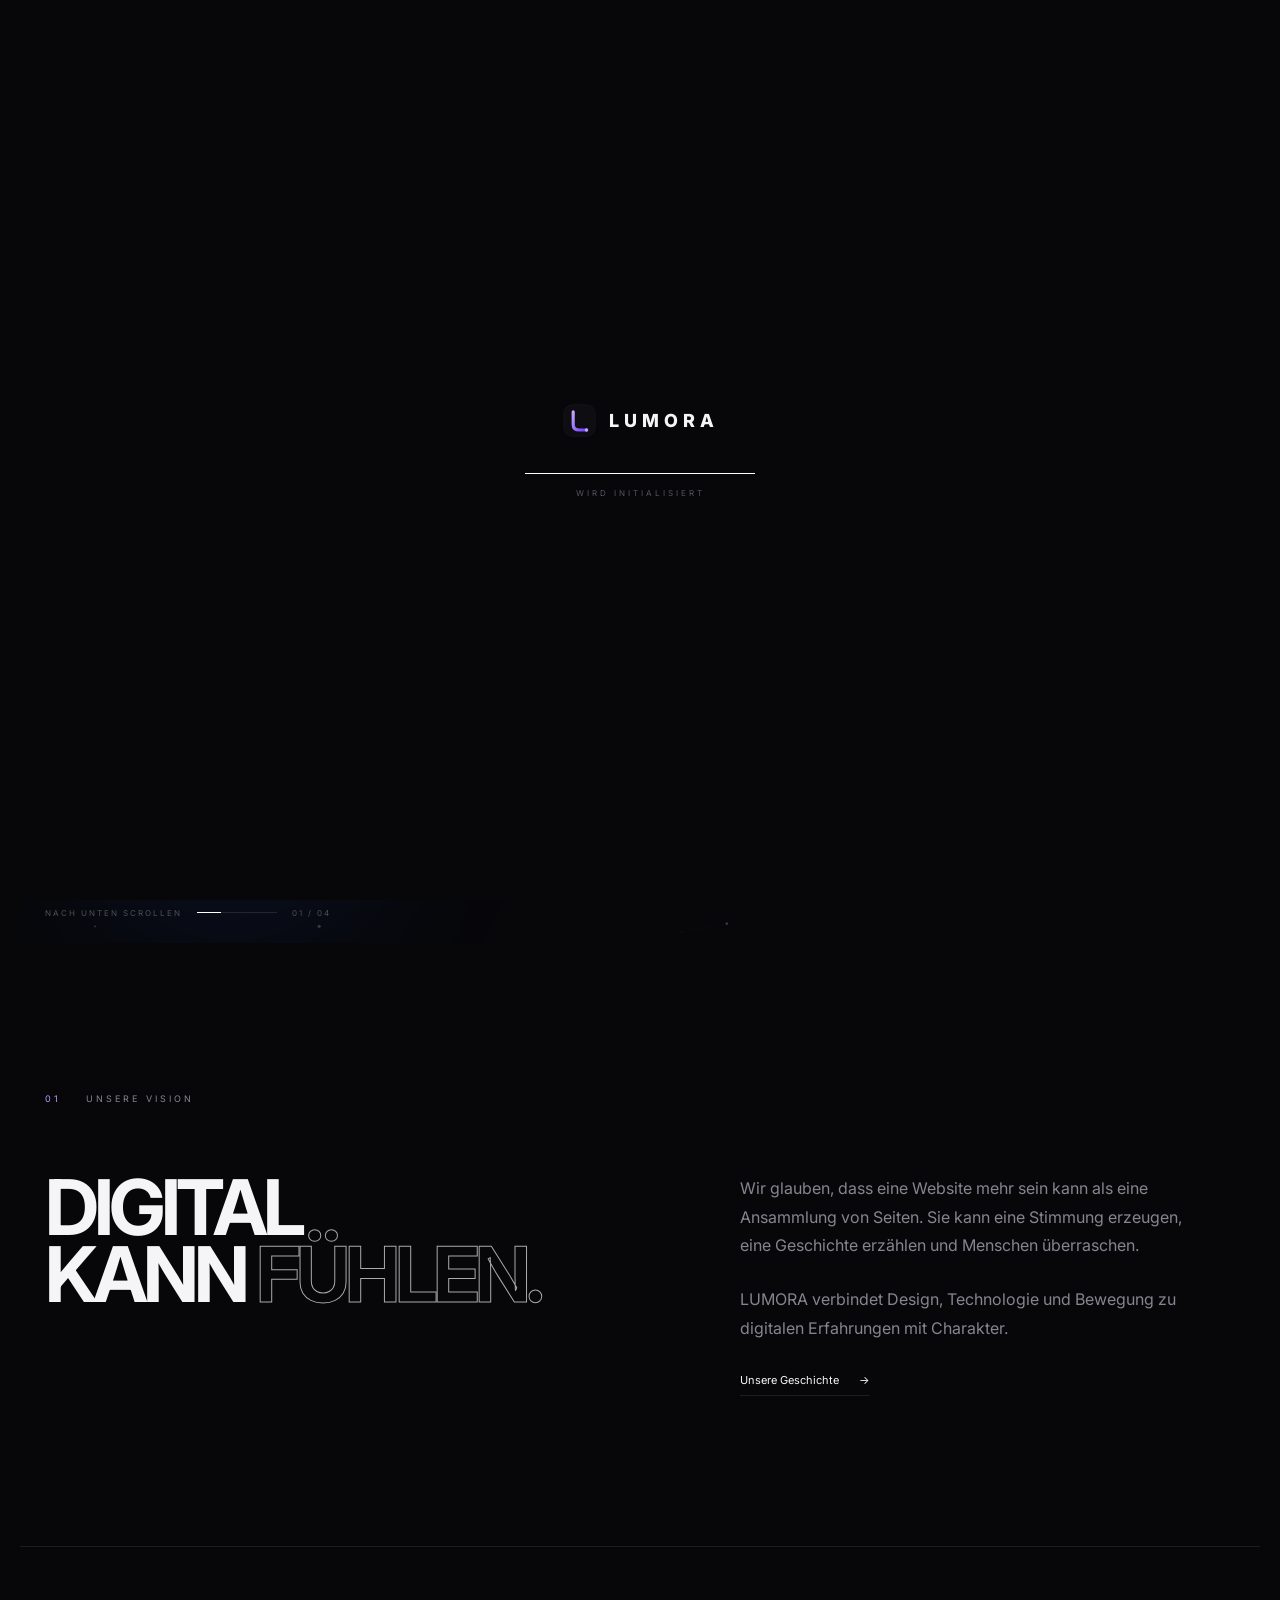
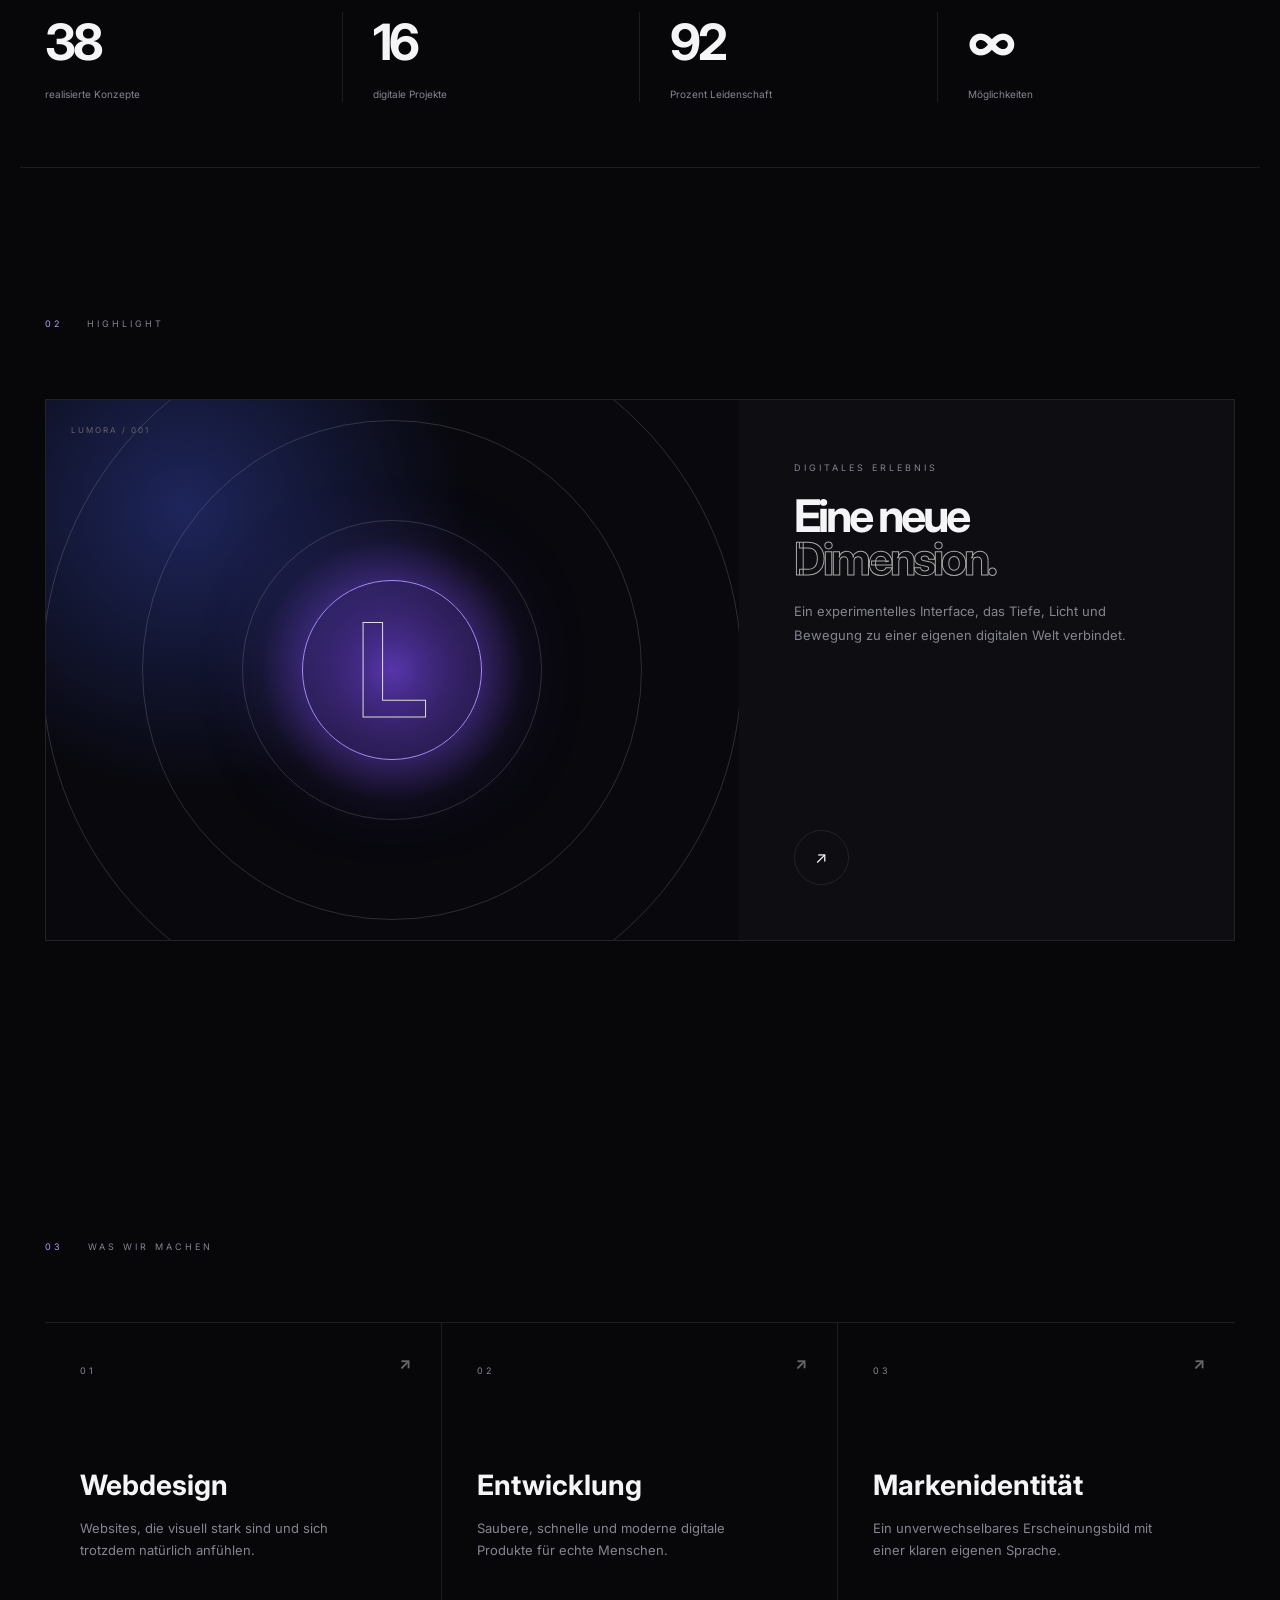
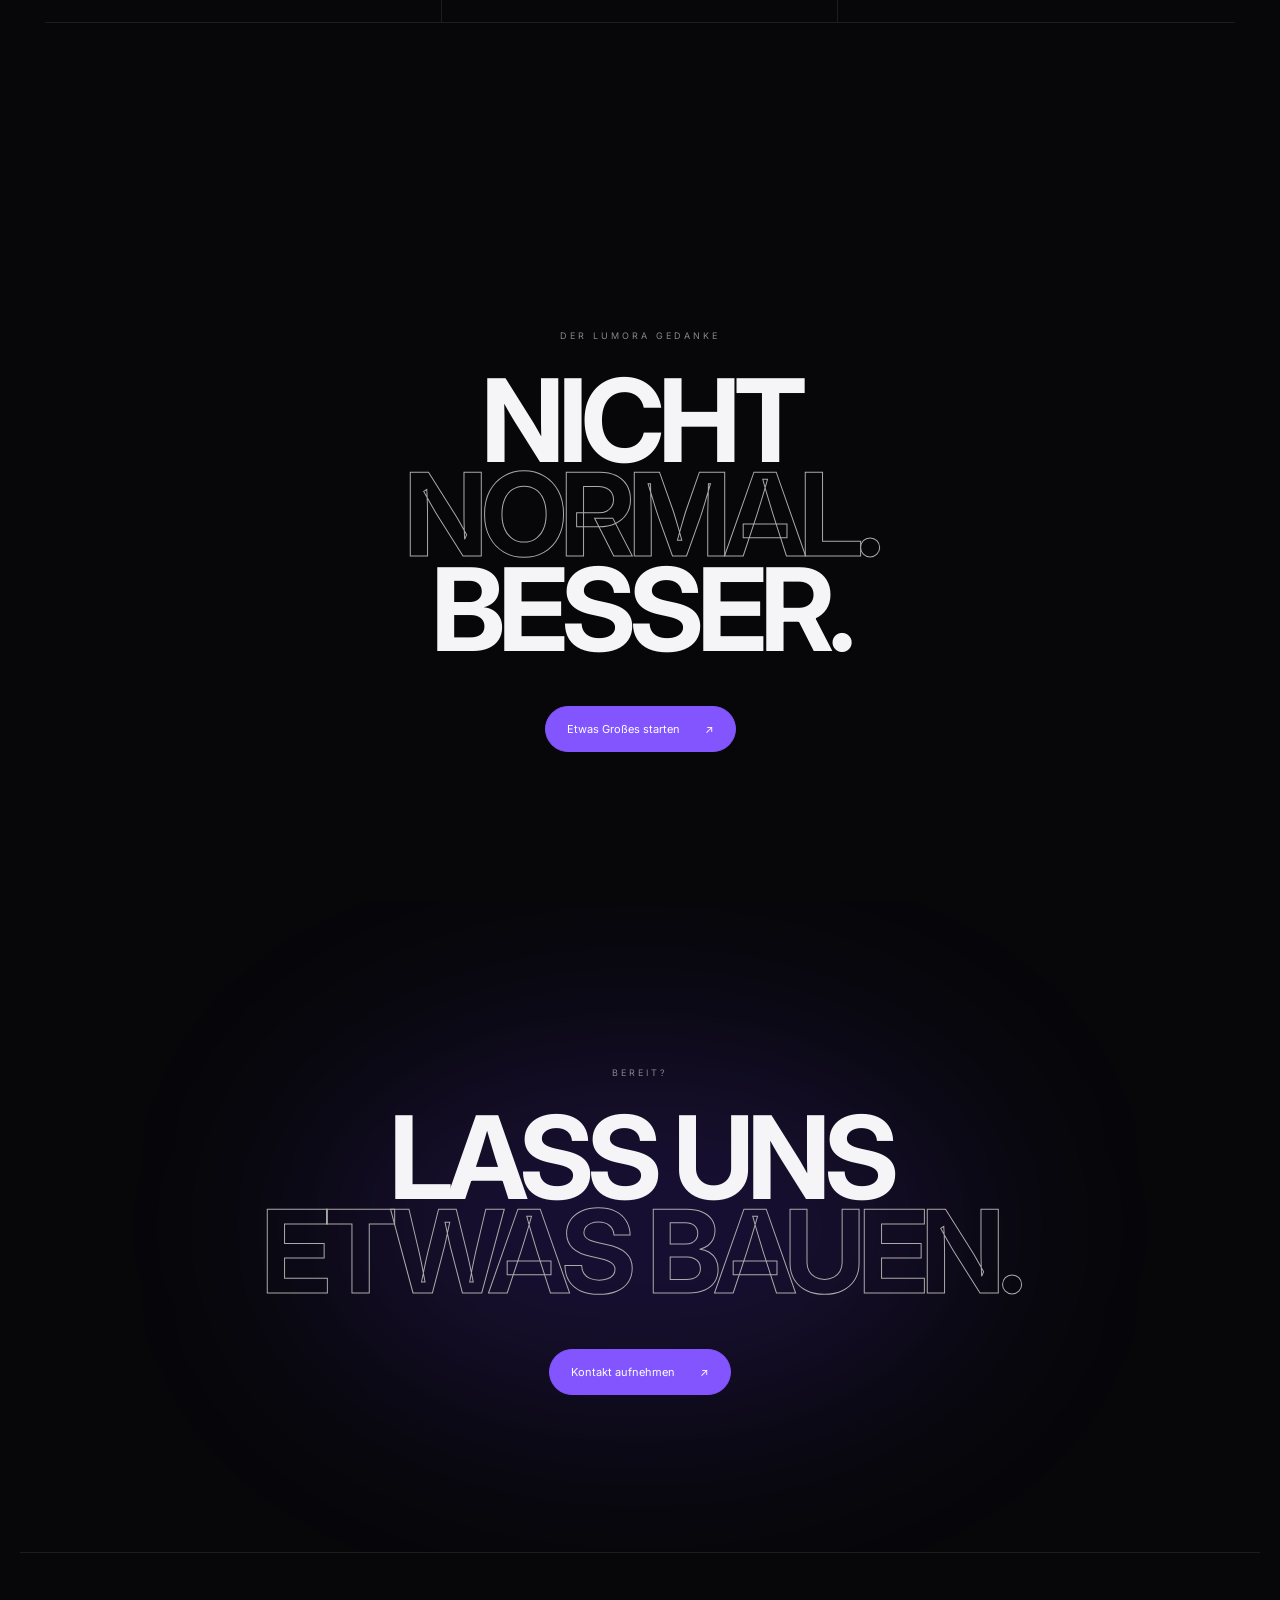
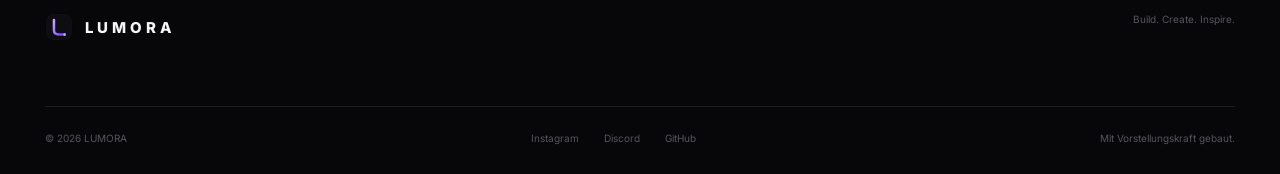
<file: Lumora/index.html>
<!DOCTYPE html>
<html lang="de">
<head>
<meta charset="UTF-8">
<meta name="viewport" content="width=device-width, initial-scale=1.0">
<meta name="theme-color" content="#07070a">
<meta name="description" content="LUMORA – Digitale Erlebnisse ohne Grenzen.">
<title>LUMORA — Digitale Erlebnisse ohne Grenzen</title>
<link rel="icon" href="assets/logo.svg">
<link rel="stylesheet" href="css/style.css">
</head>
<body>

<div id="loader">
  <div class="loader-logo"><img src="assets/logo.svg" alt=""><span>LUMORA</span></div>
  <div class="loader-line"><i></i></div>
  <small>WIRD INITIALISIERT</small>
</div>

<div class="noise"></div>
<div class="cursor-glow"></div>
<div class="cursor-dot"></div>

<header class="navbar">
  <a class="brand" href="index.html"><img src="assets/logo.svg" alt="LUMORA"><span>LUMORA</span></a>
  <nav class="nav-links">
    <a class="active" href="index.html">Startseite</a>
    <a href="about.html">Über uns</a>
    <a href="projects.html">Projekte</a>
    <a href="contact.html">Kontakt</a>
  </nav>
  <a class="nav-button" href="contact.html">Projekt starten <span>↗</span></a>
  <button class="menu-button" aria-label="Menü"><i></i><i></i></button>
</header>

<main>
<section class="hero">
  <canvas id="particles"></canvas>
  <div class="hero-grid"></div>
  <div class="hero-orb orb-a"></div>
  <div class="hero-orb orb-b"></div>

  <div class="hero-content reveal">
    <div class="eyebrow"><span class="status-dot"></span> Unabhängiges Digitalstudio · 2026</div>
    <h1>IDEEN<br><em>WERDEN</em><br>ERLEBNISSE.</h1>
    <p>Wir entwickeln digitale Welten, Marken und Erlebnisse, die nicht einfach nur funktionieren – sondern im Kopf bleiben.</p>
    <div class="hero-actions">
      <a class="primary-button" href="projects.html">Projekte entdecken <span>↗</span></a>
      <a class="secondary-button" href="#vision">Mehr erfahren <span>↓</span></a>
    </div>
  </div>

  <div class="hero-side"><span>49.001° N</span><b></b><span>7.842° E</span></div>
  <div class="hero-bottom"><span>Nach unten scrollen</span><div class="scroll-line"><i></i></div><span>01 / 04</span></div>
</section>

<section id="vision" class="section vision">
  <div class="section-label"><span>01</span><span>UNSERE VISION</span></div>
  <div class="two-column">
    <h2 class="reveal">DIGITAL<br>KANN <em>FÜHLEN.</em></h2>
    <div class="copy reveal">
      <p>Wir glauben, dass eine Website mehr sein kann als eine Ansammlung von Seiten. Sie kann eine Stimmung erzeugen, eine Geschichte erzählen und Menschen überraschen.</p>
      <p>LUMORA verbindet Design, Technologie und Bewegung zu digitalen Erfahrungen mit Charakter.</p>
      <a class="text-link" href="about.html">Unsere Geschichte <span>→</span></a>
    </div>
  </div>
</section>

<section class="stats section">
  <div><strong data-count="42">0</strong><span>realisierte Konzepte</span></div>
  <div><strong data-count="18">0</strong><span>digitale Projekte</span></div>
  <div><strong data-count="100">0</strong><span>Prozent Leidenschaft</span></div>
  <div><strong>∞</strong><span>Möglichkeiten</span></div>
</section>

<section class="section showcase">
  <div class="section-label"><span>02</span><span>HIGHLIGHT</span></div>
  <div class="showcase-card tilt reveal">
    <div class="showcase-visual">
      <span class="project-id">LUMORA / 001</span>
      <div class="portal"><b>L</b></div>
      <div class="visual-ring ring-1"></div><div class="visual-ring ring-2"></div><div class="visual-ring ring-3"></div>
    </div>
    <div class="showcase-info">
      <div>
        <small>DIGITALES ERLEBNIS</small>
        <h3>Eine neue<br><em>Dimension.</em></h3>
        <p>Ein experimentelles Interface, das Tiefe, Licht und Bewegung zu einer eigenen digitalen Welt verbindet.</p>
      </div>
      <a class="circle-button" href="projects.html">↗</a>
    </div>
  </div>
</section>

<section class="section services">
  <div class="section-label"><span>03</span><span>WAS WIR MACHEN</span></div>
  <div class="service-grid">
    <article class="service reveal"><span>01</span><h3>Webdesign</h3><p>Websites, die visuell stark sind und sich trotzdem natürlich anfühlen.</p><b>↗</b></article>
    <article class="service reveal"><span>02</span><h3>Entwicklung</h3><p>Saubere, schnelle und moderne digitale Produkte für echte Menschen.</p><b>↗</b></article>
    <article class="service reveal"><span>03</span><h3>Markenidentität</h3><p>Ein unverwechselbares Erscheinungsbild mit einer klaren eigenen Sprache.</p><b>↗</b></article>
  </div>
</section>

<section class="section manifesto">
  <div class="manifesto-inner reveal">
    <small>DER LUMORA GEDANKE</small>
    <h2>NICHT<br><em>NORMAL.</em><br>BESSER.</h2>
    <a class="primary-button" href="contact.html">Etwas Großes starten <span>↗</span></a>
  </div>
</section>

<section class="section final-cta">
  <div class="cta-glow"></div>
  <div class="reveal">
    <small>BEREIT?</small>
    <h2>LASS UNS<br><em>ETWAS BAUEN.</em></h2>
    <a class="primary-button" href="contact.html">Kontakt aufnehmen <span>↗</span></a>
  </div>
</section>
</main>

<footer class="footer">
  <div class="footer-top">
    <a class="footer-brand" href="index.html"><img src="assets/logo.svg" alt=""><span>LUMORA</span></a>
    <p>Build. Create. Inspire.</p>
  </div>
  <div class="footer-bottom">
    <span>© 2026 LUMORA</span>
    <div><a href="#">Instagram</a><a href="#">Discord</a><a href="#">GitHub</a></div>
    <span>Mit Vorstellungskraft gebaut.</span>
  </div>
</footer>
<script src="js/script.js"></script>
</body>
</html>
</file>
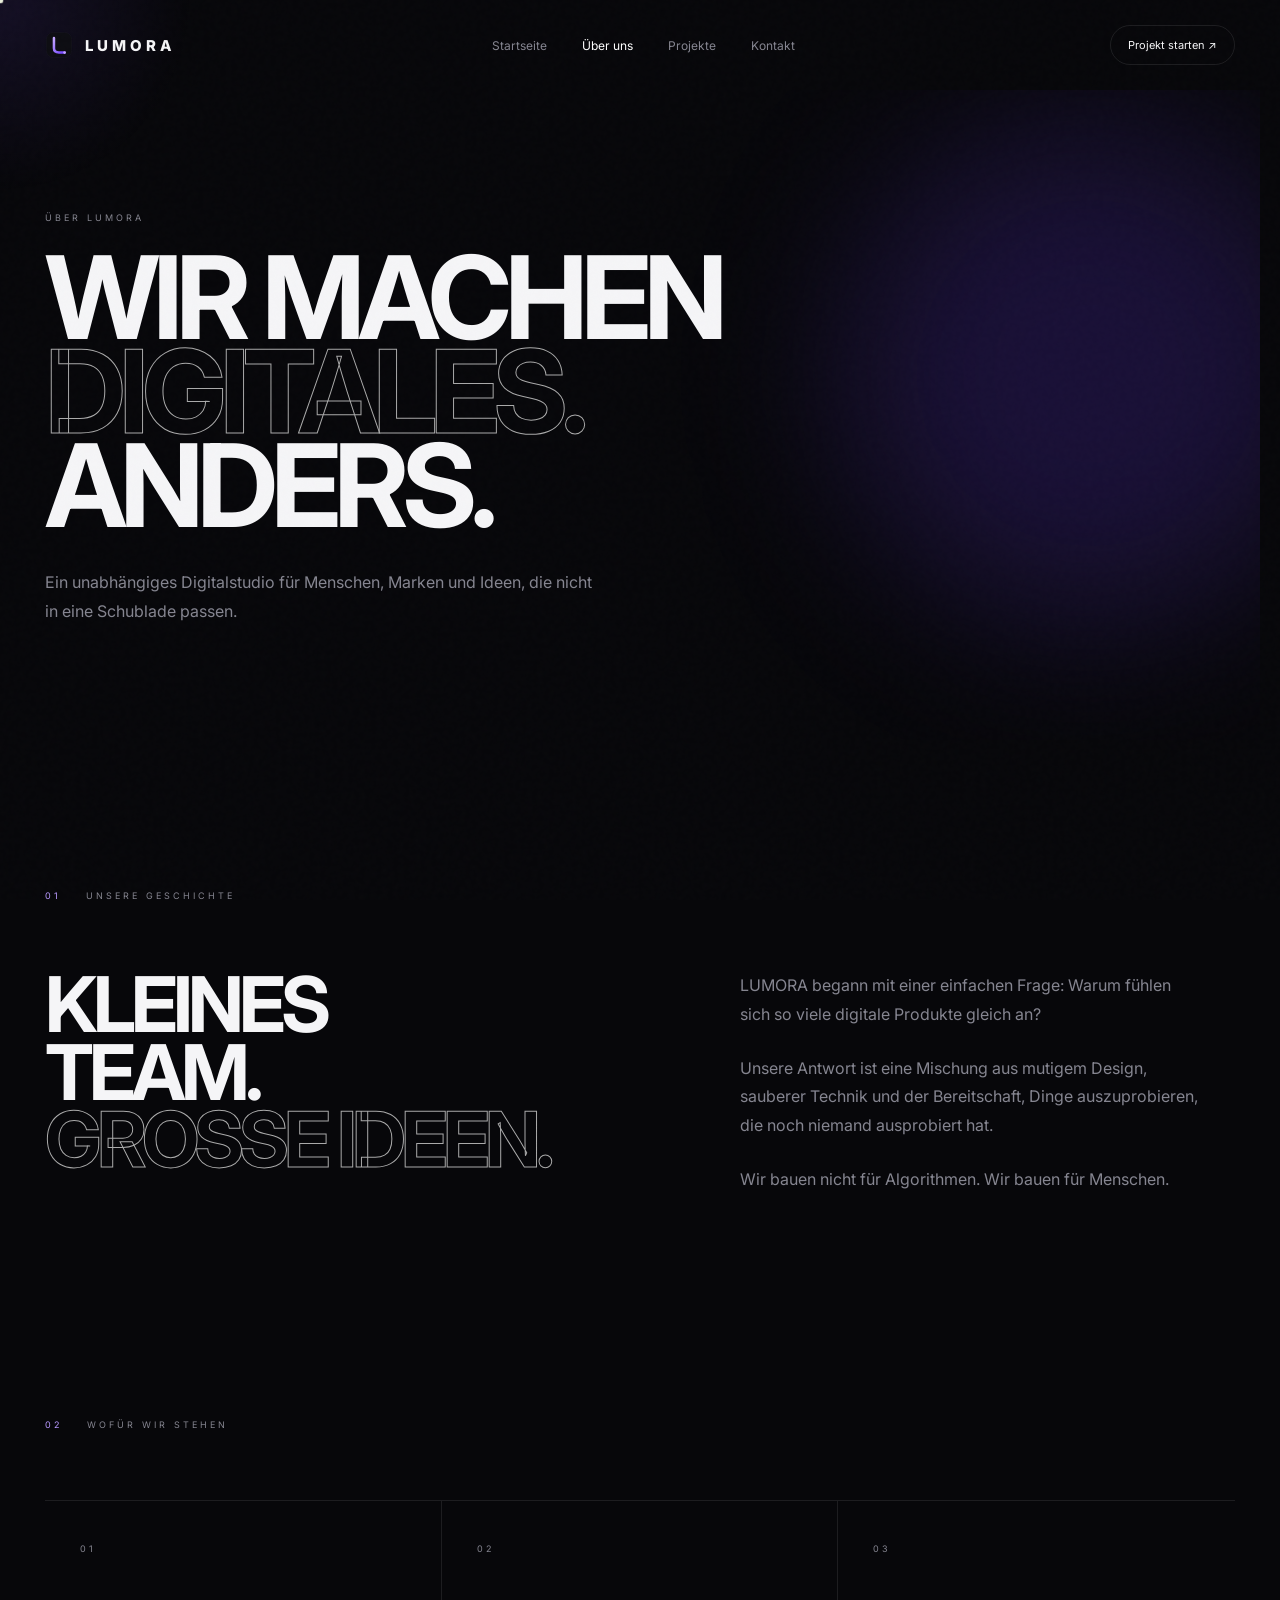
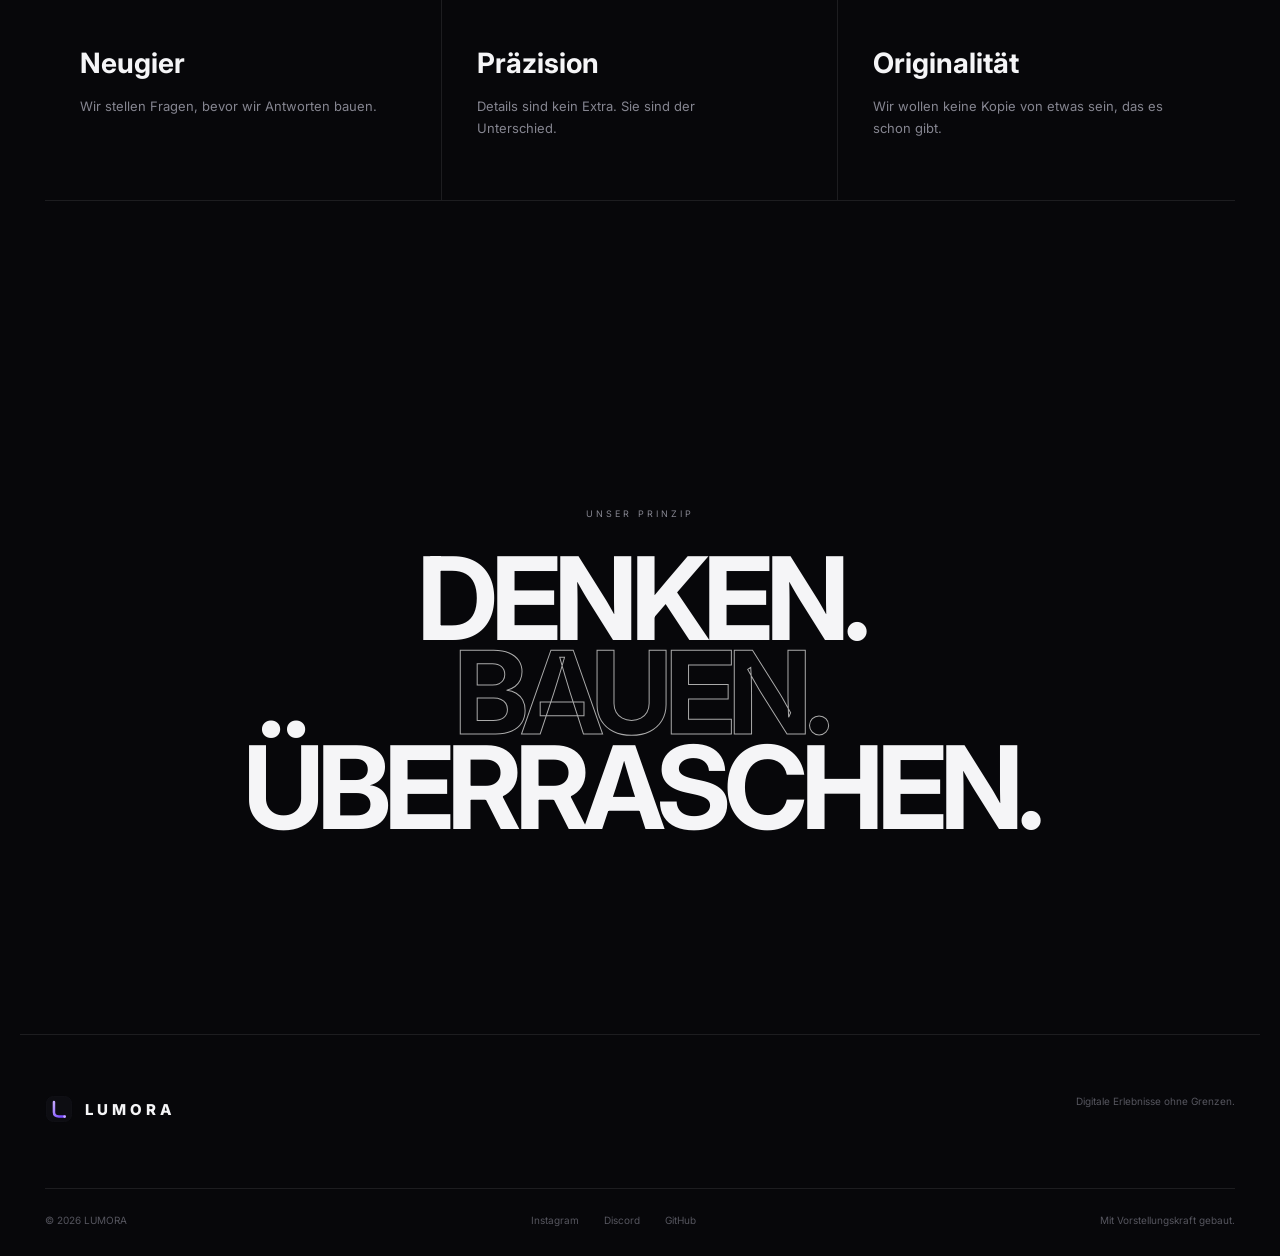
<file: Lumora/about.html>
<!DOCTYPE html>
<html lang="de"><head><meta charset="UTF-8"><meta name="viewport" content="width=device-width,initial-scale=1.0"><meta name="theme-color" content="#07070a"><title>Über uns — LUMORA</title><link rel="icon" href="assets/logo.svg"><link rel="stylesheet" href="css/style.css"></head>
<body>
<div class="noise"></div><div class="cursor-glow"></div><div class="cursor-dot"></div>
<header class="navbar"><a class="brand" href="index.html"><img src="assets/logo.svg" alt=""><span>LUMORA</span></a><nav class="nav-links"><a href="index.html">Startseite</a><a class="active" href="about.html">Über uns</a><a href="projects.html">Projekte</a><a href="contact.html">Kontakt</a></nav><a class="nav-button" href="contact.html">Projekt starten <span>↗</span></a><button class="menu-button"><i></i><i></i></button></header>
<main>
<section class="page-hero"><div class="hero-orb orb-a"></div><div class="page-title reveal"><small>ÜBER LUMORA</small><h1>WIR MACHEN<br><em>DIGITALES.</em><br>ANDERS.</h1><p>Ein unabhängiges Digitalstudio für Menschen, Marken und Ideen, die nicht in eine Schublade passen.</p></div></section>
<section class="section"><div class="section-label"><span>01</span><span>UNSERE GESCHICHTE</span></div><div class="two-column"><h2 class="reveal">KLEINES<br>TEAM.<br><em>GROSSE IDEEN.</em></h2><div class="copy reveal"><p>LUMORA begann mit einer einfachen Frage: Warum fühlen sich so viele digitale Produkte gleich an?</p><p>Unsere Antwort ist eine Mischung aus mutigem Design, sauberer Technik und der Bereitschaft, Dinge auszuprobieren, die noch niemand ausprobiert hat.</p><p>Wir bauen nicht für Algorithmen. Wir bauen für Menschen.</p></div></div></section>
<section class="section values"><div class="section-label"><span>02</span><span>WOFÜR WIR STEHEN</span></div><div class="service-grid"><article class="service reveal"><span>01</span><h3>Neugier</h3><p>Wir stellen Fragen, bevor wir Antworten bauen.</p></article><article class="service reveal"><span>02</span><h3>Präzision</h3><p>Details sind kein Extra. Sie sind der Unterschied.</p></article><article class="service reveal"><span>03</span><h3>Originalität</h3><p>Wir wollen keine Kopie von etwas sein, das es schon gibt.</p></article></div></section>
<section class="section manifesto"><div class="manifesto-inner reveal"><small>UNSER PRINZIP</small><h2>DENKEN.<br><em>BAUEN.</em><br>ÜBERRASCHEN.</h2></div></section>
</main>
<footer class="footer"><div class="footer-top"><a class="footer-brand" href="index.html"><img src="assets/logo.svg" alt=""><span>LUMORA</span></a><p>Digitale Erlebnisse ohne Grenzen.</p></div><div class="footer-bottom"><span>© 2026 LUMORA</span><div><a href="#">Instagram</a><a href="#">Discord</a><a href="#">GitHub</a></div><span>Mit Vorstellungskraft gebaut.</span></div></footer>
<script src="js/script.js"></script></body></html>
</file>
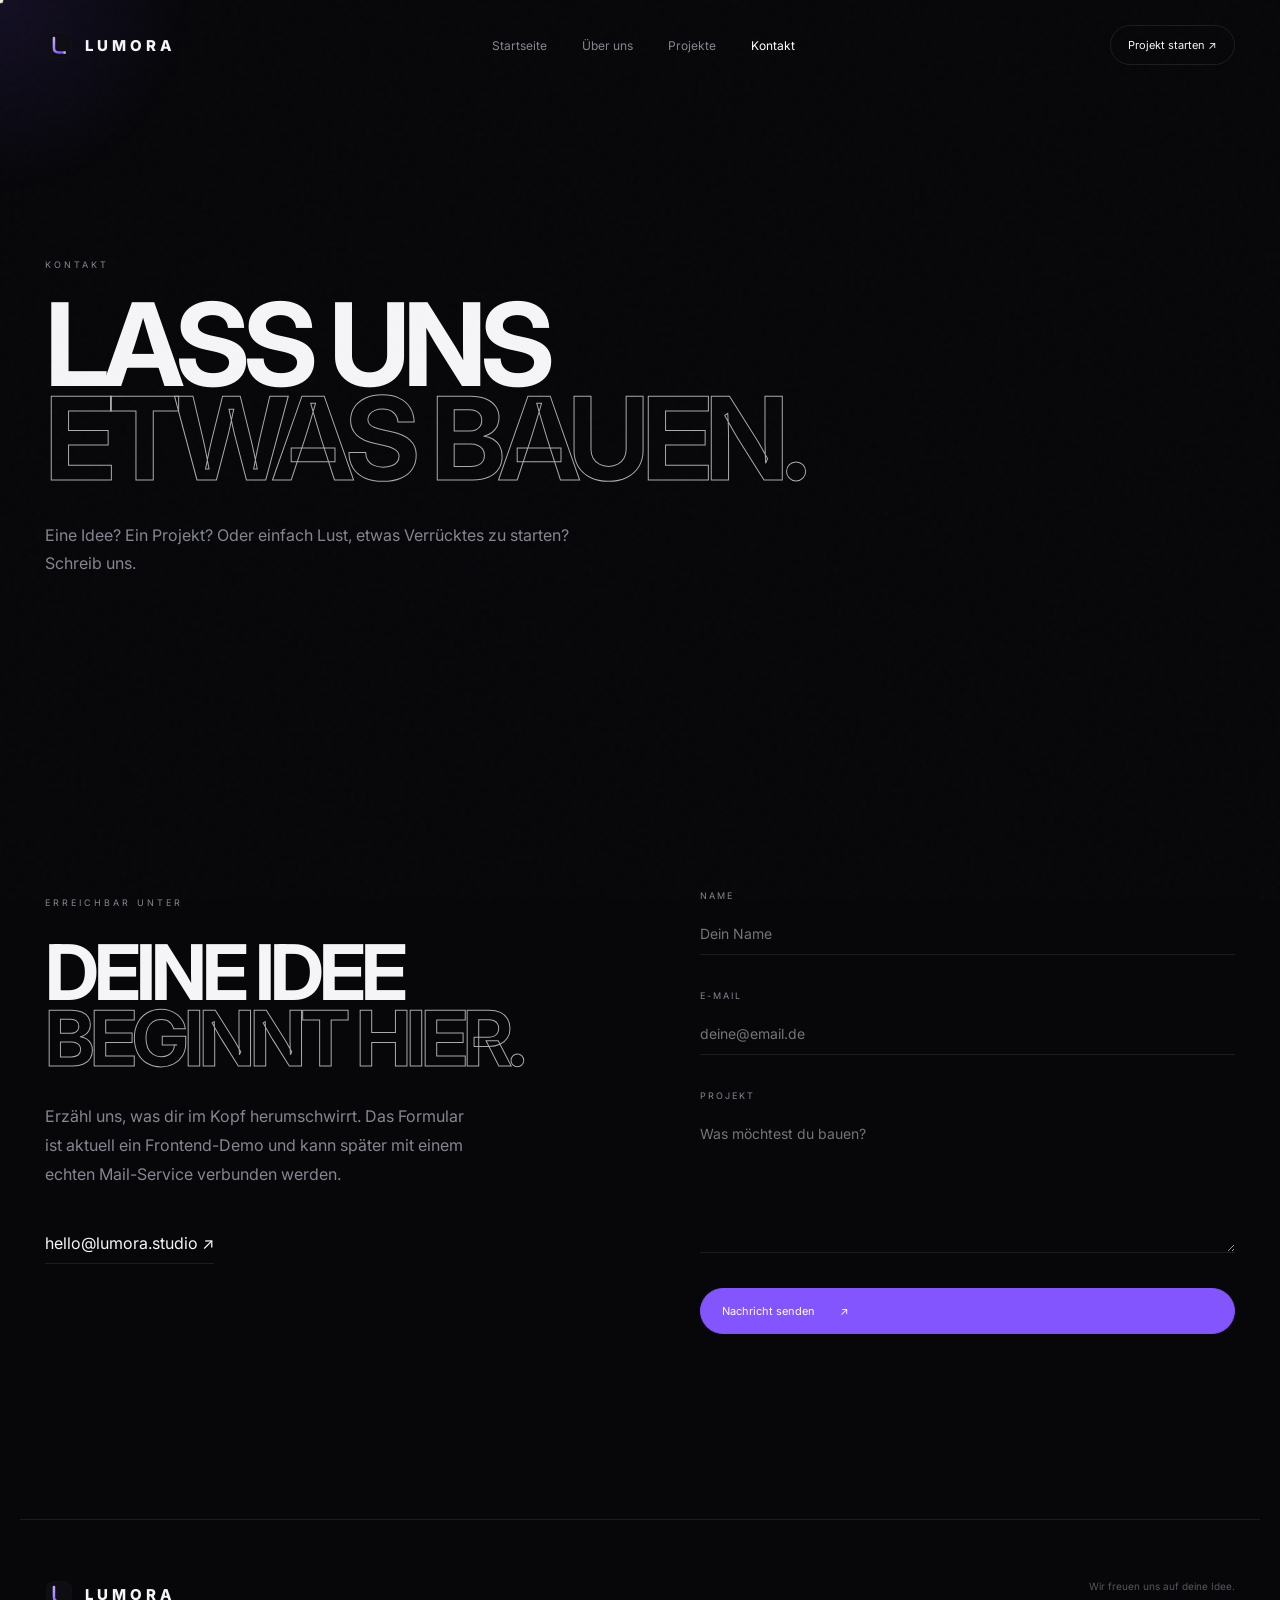
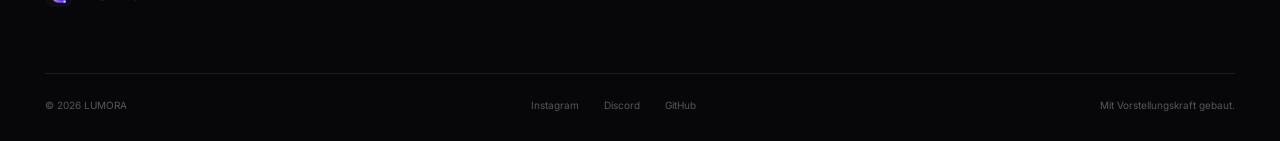
<file: Lumora/contact.html>
<!DOCTYPE html>
<html lang="de"><head><meta charset="UTF-8"><meta name="viewport" content="width=device-width,initial-scale=1.0"><meta name="theme-color" content="#07070a"><title>Kontakt — LUMORA</title><link rel="icon" href="assets/logo.svg"><link rel="stylesheet" href="css/style.css"></head>
<body><div class="noise"></div><div class="cursor-glow"></div><div class="cursor-dot"></div>
<header class="navbar"><a class="brand" href="index.html"><img src="assets/logo.svg" alt=""><span>LUMORA</span></a><nav class="nav-links"><a href="index.html">Startseite</a><a href="about.html">Über uns</a><a href="projects.html">Projekte</a><a class="active" href="contact.html">Kontakt</a></nav><a class="nav-button" href="contact.html">Projekt starten <span>↗</span></a><button class="menu-button"><i></i><i></i></button></header>
<main><section class="page-hero"><div class="page-title reveal"><small>KONTAKT</small><h1>LASS UNS<br><em>ETWAS BAUEN.</em></h1><p>Eine Idee? Ein Projekt? Oder einfach Lust, etwas Verrücktes zu starten? Schreib uns.</p></div></section>
<section class="section contact-section"><div class="contact-grid"><div class="contact-info reveal"><small>ERREICHBAR UNTER</small><h2>DEINE IDEE<br><em>BEGINNT HIER.</em></h2><p>Erzähl uns, was dir im Kopf herumschwirrt. Das Formular ist aktuell ein Frontend-Demo und kann später mit einem echten Mail-Service verbunden werden.</p><a class="email-link" href="mailto:hello@lumora.studio">hello@lumora.studio ↗</a></div>
<form class="contact-form reveal"><label>Name<input required name="name" placeholder="Dein Name"></label><label>E-Mail<input required type="email" name="email" placeholder="deine@email.de"></label><label>Projekt<textarea required name="message" placeholder="Was möchtest du bauen?"></textarea></label><button class="primary-button" type="submit">Nachricht senden <span>↗</span></button><div class="form-message"></div></form></div></section></main>
<footer class="footer"><div class="footer-top"><a class="footer-brand" href="index.html"><img src="assets/logo.svg" alt=""><span>LUMORA</span></a><p>Wir freuen uns auf deine Idee.</p></div><div class="footer-bottom"><span>© 2026 LUMORA</span><div><a href="#">Instagram</a><a href="#">Discord</a><a href="#">GitHub</a></div><span>Mit Vorstellungskraft gebaut.</span></div></footer>
<script src="js/script.js"></script></body></html>
</file>
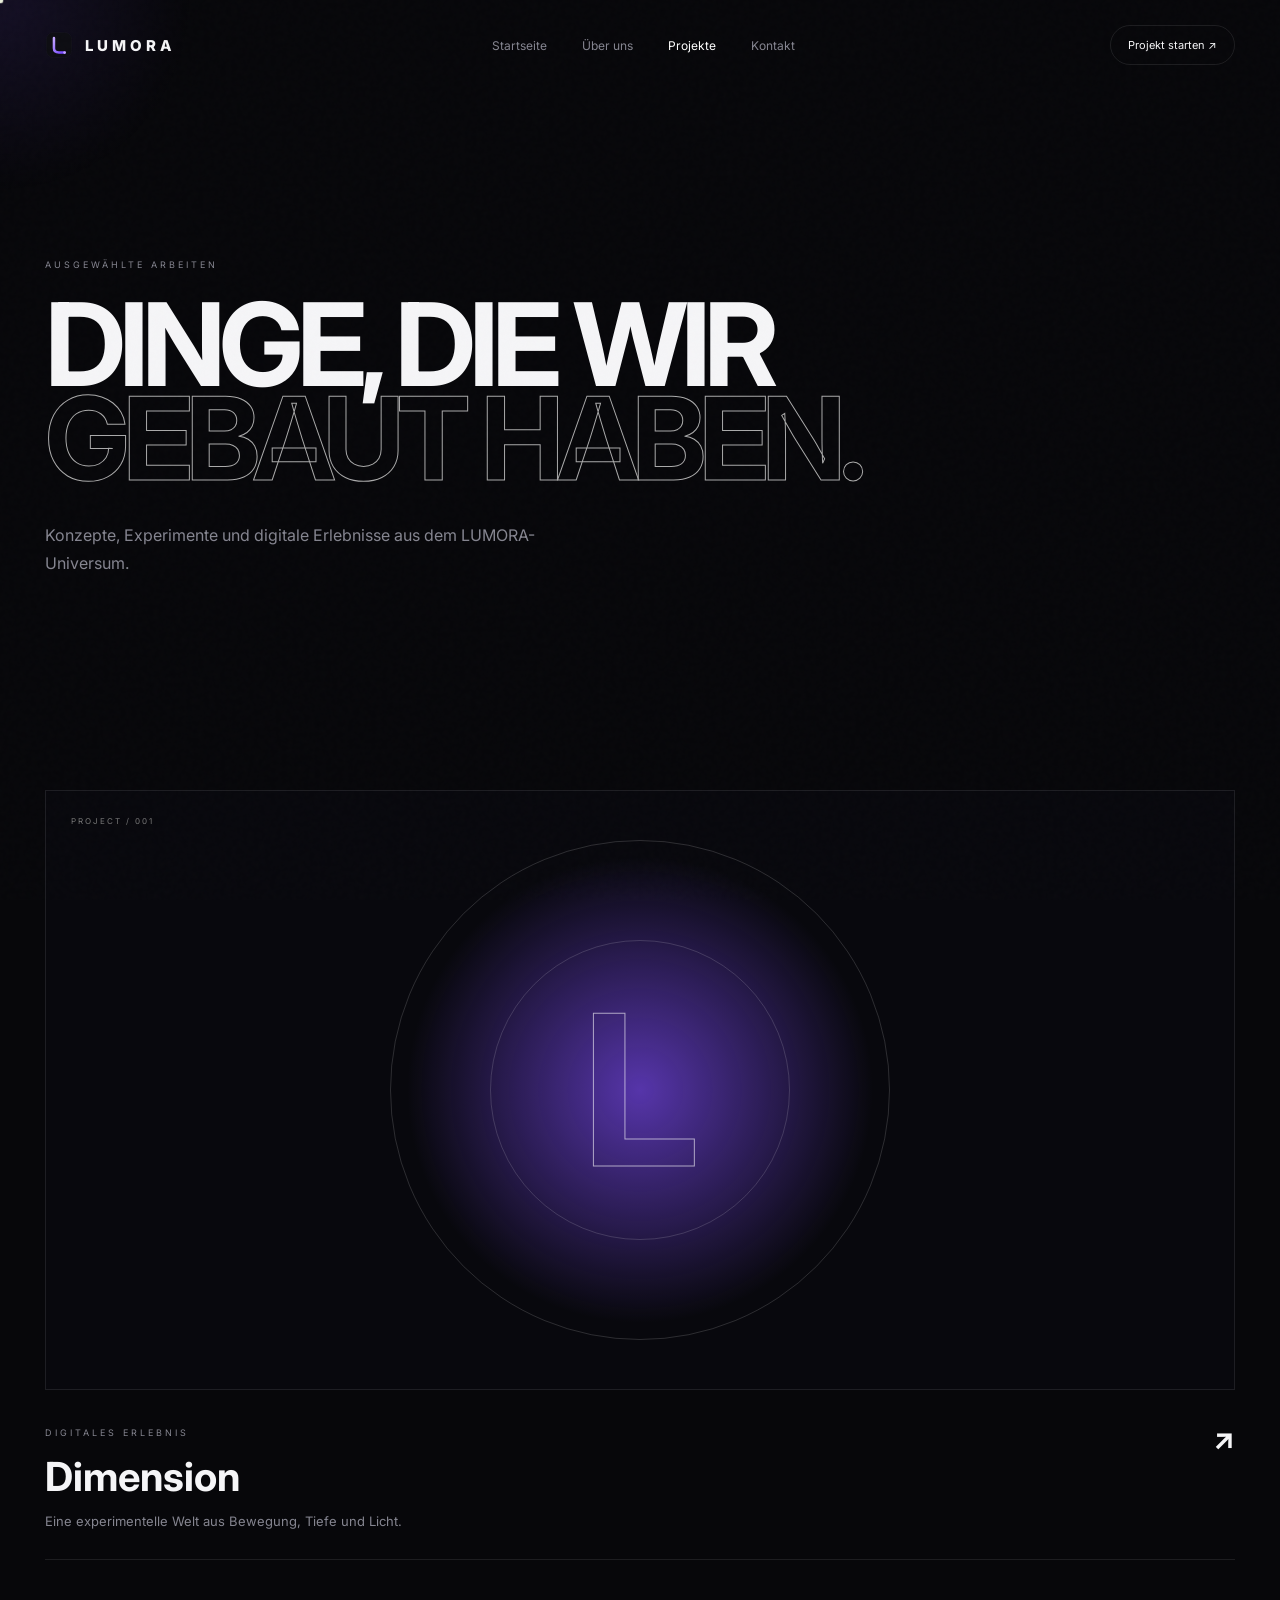
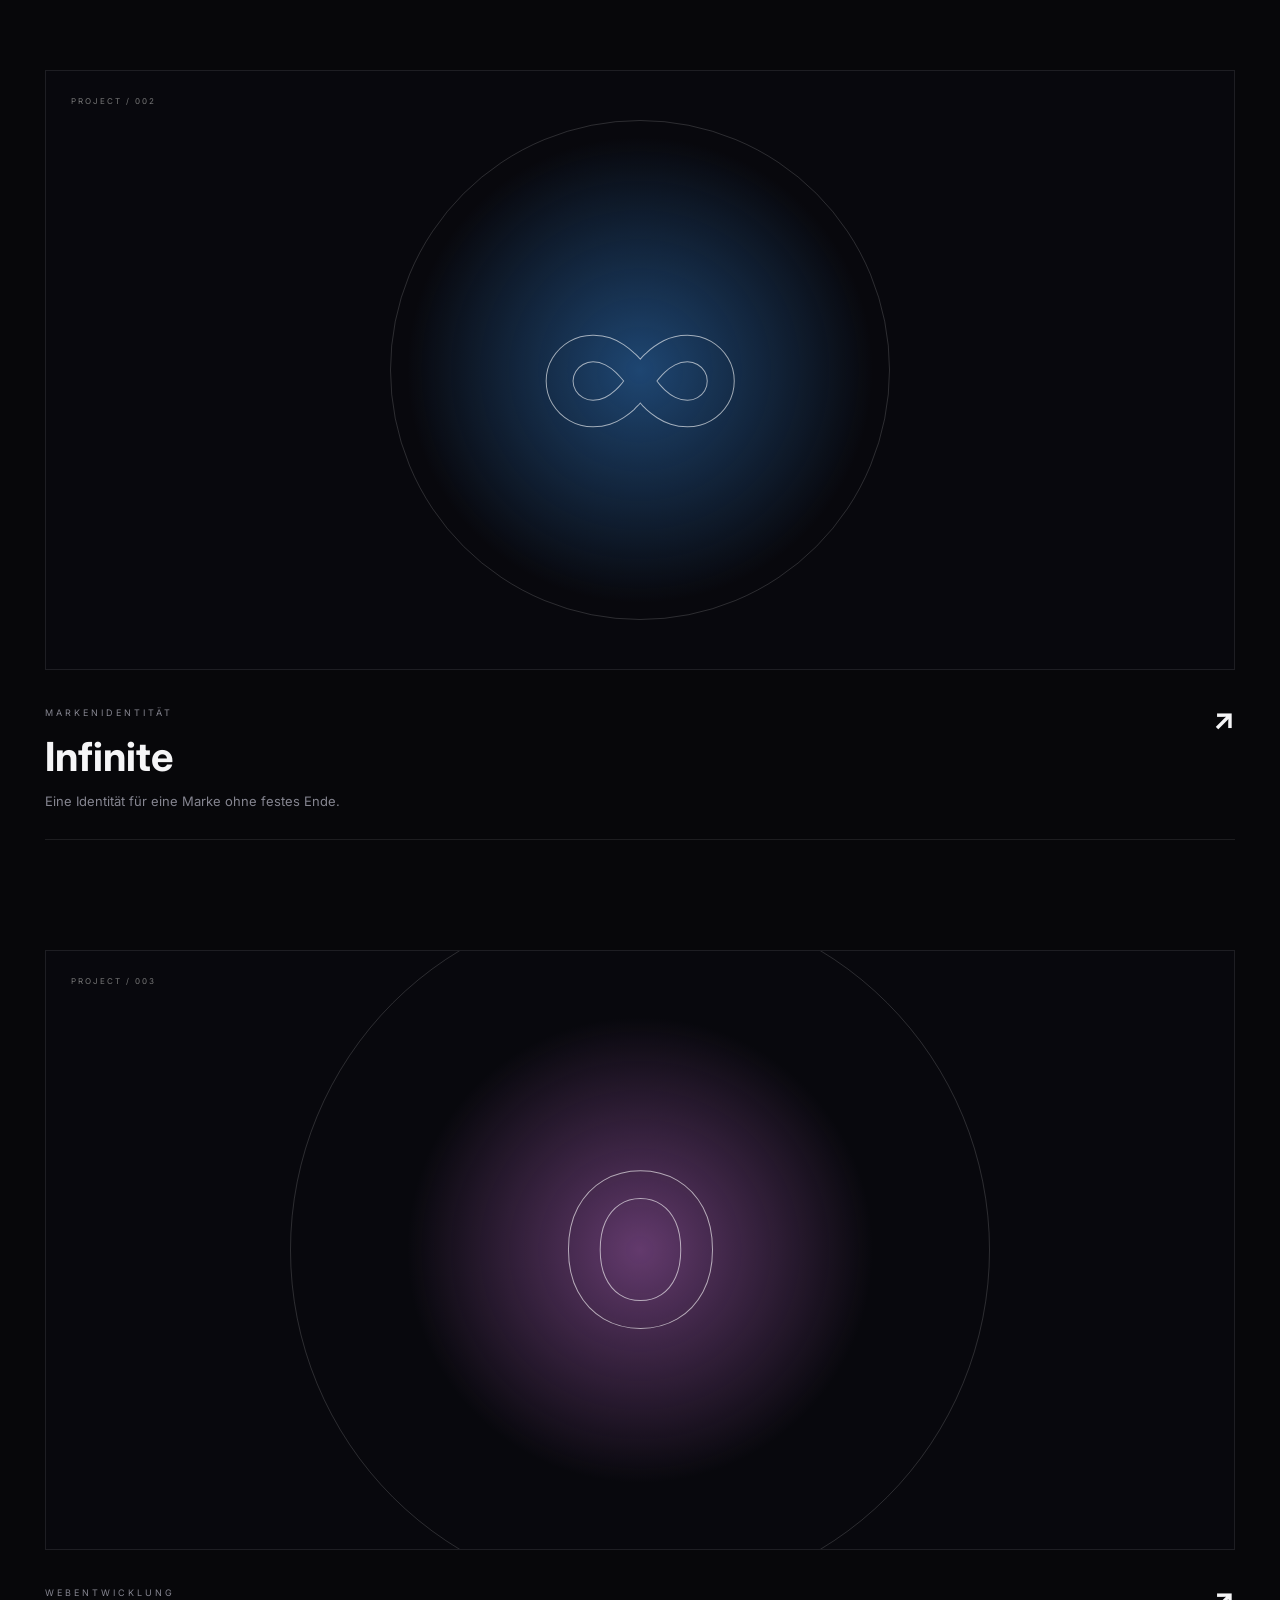
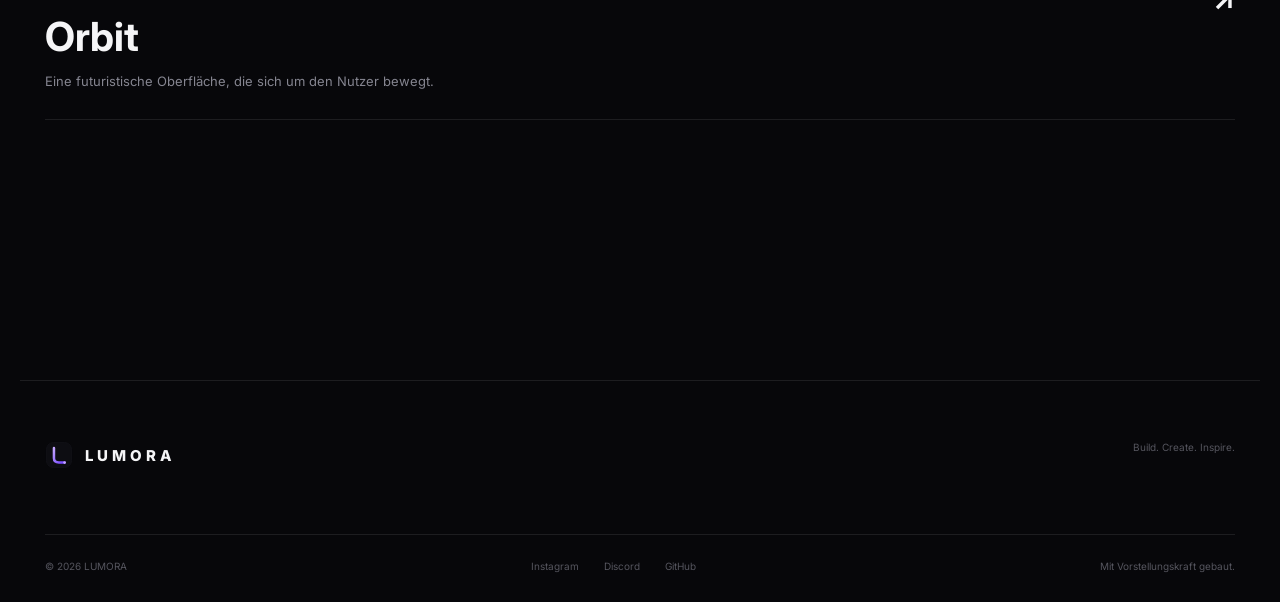
<file: Lumora/projects.html>
<!DOCTYPE html>
<html lang="de"><head><meta charset="UTF-8"><meta name="viewport" content="width=device-width,initial-scale=1.0"><meta name="theme-color" content="#07070a"><title>Projekte — LUMORA</title><link rel="icon" href="assets/logo.svg"><link rel="stylesheet" href="css/style.css"></head>
<body><div class="noise"></div><div class="cursor-glow"></div><div class="cursor-dot"></div>
<header class="navbar"><a class="brand" href="index.html"><img src="assets/logo.svg" alt=""><span>LUMORA</span></a><nav class="nav-links"><a href="index.html">Startseite</a><a href="about.html">Über uns</a><a class="active" href="projects.html">Projekte</a><a href="contact.html">Kontakt</a></nav><a class="nav-button" href="contact.html">Projekt starten <span>↗</span></a><button class="menu-button"><i></i><i></i></button></header>
<main><section class="page-hero"><div class="page-title reveal"><small>AUSGEWÄHLTE ARBEITEN</small><h1>DINGE, DIE WIR<br><em>GEBAUT HABEN.</em></h1><p>Konzepte, Experimente und digitale Erlebnisse aus dem LUMORA-Universum.</p></div></section>
<section class="section project-list">
<article class="project-card reveal"><div class="project-visual visual-one"><span>PROJECT / 001</span><strong>L</strong><div class="visual-ring ring-1"></div><div class="visual-ring ring-2"></div></div><div class="project-details"><div><small>DIGITALES ERLEBNIS</small><h2>Dimension</h2><p>Eine experimentelle Welt aus Bewegung, Tiefe und Licht.</p></div><b>↗</b></div></article>
<article class="project-card reveal"><div class="project-visual visual-two"><span>PROJECT / 002</span><strong>∞</strong><div class="visual-ring ring-2"></div></div><div class="project-details"><div><small>MARKENIDENTITÄT</small><h2>Infinite</h2><p>Eine Identität für eine Marke ohne festes Ende.</p></div><b>↗</b></div></article>
<article class="project-card reveal"><div class="project-visual visual-three"><span>PROJECT / 003</span><strong>O</strong><div class="visual-ring ring-3"></div></div><div class="project-details"><div><small>WEBENTWICKLUNG</small><h2>Orbit</h2><p>Eine futuristische Oberfläche, die sich um den Nutzer bewegt.</p></div><b>↗</b></div></article>
</section></main>
<footer class="footer"><div class="footer-top"><a class="footer-brand" href="index.html"><img src="assets/logo.svg" alt=""><span>LUMORA</span></a><p>Build. Create. Inspire.</p></div><div class="footer-bottom"><span>© 2026 LUMORA</span><div><a href="#">Instagram</a><a href="#">Discord</a><a href="#">GitHub</a></div><span>Mit Vorstellungskraft gebaut.</span></div></footer>
<script src="js/script.js"></script></body></html>
</file>
<file: Lumora/css/style.css>
@import url('https://fonts.googleapis.com/css2?family=Inter:wght@400;500;600;700;800&display=swap');
:root{--bg:#07070a;--surface:#0d0d12;--text:#f5f5f7;--muted:#858590;--border:rgba(255,255,255,.09);--accent:#8255ff;--max:1240px}
*{box-sizing:border-box;margin:0;padding:0}html{scroll-behavior:smooth}body{background:var(--bg);color:var(--text);font-family:Inter,Arial,sans-serif;overflow-x:hidden}a{color:inherit;text-decoration:none}button,input,textarea{font:inherit}.noise{position:fixed;inset:0;pointer-events:none;z-index:100;opacity:.035;background-image:url("data:image/svg+xml,%3Csvg viewBox='0 0 180 180' xmlns='http://www.w3.org/2000/svg'%3E%3Cfilter id='n'%3E%3CfeTurbulence type='fractalNoise' baseFrequency='.9' numOctaves='3' stitchTiles='stitch'/%3E%3C/filter%3E%3Crect width='100%25' height='100%25' filter='url(%23n)' opacity='.5'/%3E%3C/svg%3E")}.cursor-glow{position:fixed;width:400px;height:400px;border-radius:50%;pointer-events:none;background:radial-gradient(circle,rgba(130,85,255,.11),transparent 68%);transform:translate(-50%,-50%);z-index:-1}.cursor-dot{position:fixed;width:7px;height:7px;border-radius:50%;background:#fff;pointer-events:none;z-index:101;transform:translate(-50%,-50%);mix-blend-mode:difference}
#loader{position:fixed;inset:0;background:#07070a;z-index:999;display:grid;place-content:center;text-align:center;transition:opacity .8s,visibility .8s}.loader-logo{display:flex;align-items:center;justify-content:center;gap:12px;font-size:18px;font-weight:800;letter-spacing:5px}.loader-logo img{width:35px}.loader-line{width:230px;height:1px;background:#25252d;margin:35px auto 14px;overflow:hidden}.loader-line i{display:block;height:100%;width:0;background:#fff;animation:load 1.7s ease forwards}.loader-logo+ .loader-line+small{font-size:8px;letter-spacing:3px;color:#55555e}@keyframes load{to{width:100%}}#loader.done{opacity:0;visibility:hidden}
.navbar{height:90px;max-width:var(--max);padding:0 25px;margin:auto;display:flex;align-items:center;justify-content:space-between;position:relative;z-index:20}.brand,.footer-brand{display:flex;align-items:center;gap:12px;font-size:15px;font-weight:800;letter-spacing:4px}.brand img,.footer-brand img{width:28px}.nav-links{display:flex;gap:35px}.nav-links a{font-size:12px;color:var(--muted);transition:.3s}.nav-links a:hover,.nav-links a.active{color:#fff}.nav-button{border:1px solid var(--border);padding:12px 17px;border-radius:100px;font-size:11px;transition:.3s}.nav-button:hover{background:#fff;color:#000}.menu-button{display:none;background:none;border:0}.menu-button i{display:block;width:25px;height:1px;background:#fff;margin:6px}
.hero{min-height:calc(100vh - 90px);max-width:var(--max);margin:auto;padding:100px 25px;position:relative;display:flex;align-items:center;overflow:hidden}.hero-grid{position:absolute;inset:0;background-image:linear-gradient(rgba(255,255,255,.03) 1px,transparent 1px),linear-gradient(90deg,rgba(255,255,255,.03) 1px,transparent 1px);background-size:70px 70px;mask-image:linear-gradient(#000,transparent 85%)}#particles{position:absolute;inset:0;width:100%;height:100%;opacity:.55}.hero-orb{position:absolute;border-radius:50%;filter:blur(80px);pointer-events:none}.orb-a{width:500px;height:500px;background:rgba(112,65,255,.18);right:-80px;top:5%;animation:float 9s ease-in-out infinite}.orb-b{width:300px;height:300px;background:rgba(45,105,255,.1);left:5%;bottom:0;animation:float 11s ease-in-out infinite reverse}@keyframes float{50%{transform:translateY(-30px) translateX(20px)}}.hero-content{max-width:950px;position:relative;z-index:2}.eyebrow,.hero-content small,.page-title small,.section-label,.showcase-info small,.service>span,.project-details small,.contact-info>small,.manifesto-inner small,.final-cta small{font-size:9px;letter-spacing:3px;text-transform:uppercase;color:var(--muted)}.eyebrow{display:flex;align-items:center;gap:10px;margin-bottom:25px}.status-dot{width:6px;height:6px;border-radius:50%;background:#75ffb1;box-shadow:0 0 15px #75ffb1}.hero h1{font-size:clamp(65px,11vw,150px);line-height:.8;letter-spacing:-8px;font-weight:800}.hero h1 em,.page-title h1 em,.two-column h2 em,.manifesto h2 em,.final-cta h2 em,.showcase-info h3 em,.contact-info h2 em{font-style:normal;color:transparent;-webkit-text-stroke:1px #aaa}.hero h1 em{display:block}.hero-content>p{color:var(--muted);max-width:510px;line-height:1.8;font-size:14px;margin-top:35px}.hero-actions{display:flex;gap:12px;margin-top:35px}.primary-button,.secondary-button{display:inline-flex;align-items:center;gap:25px;border-radius:100px;padding:15px 21px;font-size:11px;transition:.35s}.primary-button{background:var(--accent);border:1px solid var(--accent);color:#fff}.primary-button:hover{transform:translateY(-3px);box-shadow:0 20px 50px rgba(130,85,255,.3)}.secondary-button{border:1px solid var(--border)}.secondary-button:hover{background:#fff;color:#000}.hero-side{position:absolute;right:25px;top:50%;display:flex;flex-direction:column;align-items:center;gap:15px;color:#4c4c55;font-size:8px;letter-spacing:2px;transform:rotate(90deg)}.hero-side b{width:55px;height:1px;background:#333}.hero-bottom{position:absolute;bottom:25px;left:25px;right:25px;display:flex;gap:15px;align-items:center;color:#4f4f58;font-size:8px;letter-spacing:2px;text-transform:uppercase}.scroll-line{width:80px;height:1px;background:#25252d}.scroll-line i{display:block;width:30%;height:100%;background:#fff}
.section{max-width:var(--max);margin:auto;padding:150px 25px}.section-label{display:flex;gap:25px;margin-bottom:70px}.section-label span:first-child{color:#b899ff}.two-column{display:grid;grid-template-columns:1.2fr 1fr;gap:100px}.two-column h2{font-size:clamp(50px,6vw,85px);line-height:.88;letter-spacing:-5px}.copy{max-width:460px}.copy p{color:var(--muted);line-height:1.8;margin-bottom:25px}.text-link{display:inline-flex;gap:20px;border-bottom:1px solid var(--border);padding-bottom:8px;font-size:11px}.stats{display:grid;grid-template-columns:repeat(4,1fr);border-top:1px solid var(--border);border-bottom:1px solid var(--border);padding-top:65px;padding-bottom:65px}.stats>div{padding:0 30px;border-right:1px solid var(--border)}.stats>div:first-child{padding-left:0}.stats>div:last-child{border:0}.stats strong{display:block;font-size:50px;letter-spacing:-3px;margin-bottom:10px}.stats span{font-size:10px;color:var(--muted)}
.showcase-card{display:grid;grid-template-columns:1.4fr 1fr;border:1px solid var(--border);background:var(--surface);transform-style:preserve-3d}.showcase-visual{height:540px;position:relative;display:grid;place-items:center;overflow:hidden;background:radial-gradient(circle,#5635aa,transparent 30%),radial-gradient(circle at 20% 20%,#1e255b,transparent 40%),#08080d}.project-id{position:absolute;left:25px;top:25px;color:#666;font-size:8px;letter-spacing:2px}.portal{width:180px;height:180px;border:1px solid #a98aff;border-radius:50%;display:grid;place-items:center;box-shadow:0 0 100px rgba(130,85,255,.45),inset 0 0 60px rgba(130,85,255,.2);animation:portal 6s linear infinite}.portal b{font-size:130px;color:transparent;-webkit-text-stroke:1px #ddd}@keyframes portal{to{transform:rotate(360deg)}}.visual-ring{position:absolute;border:1px solid rgba(255,255,255,.15);border-radius:50%;pointer-events:none}.ring-1{width:300px;height:300px}.ring-2{width:500px;height:500px}.ring-3{width:700px;height:700px}.showcase-info{padding:55px;display:flex;flex-direction:column;justify-content:space-between}.showcase-info h3{font-size:45px;line-height:.95;letter-spacing:-3px;margin:20px 0}.showcase-info p{color:var(--muted);font-size:13px;line-height:1.8;max-width:340px}.circle-button{width:55px;height:55px;border:1px solid var(--border);border-radius:50%;display:grid;place-items:center;transition:.3s}.circle-button:hover{background:#fff;color:#000;transform:rotate(45deg)}
.service-grid{display:grid;grid-template-columns:repeat(3,1fr);border-top:1px solid var(--border)}.service{min-height:300px;padding:35px;border-right:1px solid var(--border);border-bottom:1px solid var(--border);position:relative}.service:last-child{border-right:0}.service h3{font-size:28px;margin-top:90px}.service p{color:var(--muted);font-size:13px;line-height:1.7;max-width:300px;margin-top:15px}.service>b{position:absolute;right:30px;top:30px;color:#666}.manifesto{min-height:650px;display:grid;place-items:center;text-align:center}.manifesto-inner h2,.final-cta h2{font-size:clamp(65px,9vw,125px);line-height:.82;letter-spacing:-7px;margin:30px 0 50px}.final-cta{text-align:center;min-height:650px;display:grid;place-items:center;position:relative;overflow:hidden}.cta-glow{position:absolute;width:650px;height:350px;border-radius:50%;background:rgba(112,65,255,.18);filter:blur(100px)}
.page-hero{min-height:650px;max-width:var(--max);margin:auto;padding:100px 25px;display:flex;align-items:center;position:relative;overflow:hidden}.page-title{max-width:1000px}.page-title h1{font-size:clamp(60px,9vw,120px);line-height:.82;letter-spacing:-7px;margin:25px 0 35px}.page-title p{max-width:560px;color:var(--muted);line-height:1.8}.values{padding-top:50px}.project-list{padding-top:50px}.project-card{margin-bottom:110px}.project-visual{height:600px;position:relative;display:grid;place-items:center;overflow:hidden;border:1px solid var(--border)}.project-visual>span{position:absolute;top:25px;left:25px;color:#777;font-size:8px;letter-spacing:2px}.project-visual strong{font-size:210px;color:transparent;-webkit-text-stroke:1px rgba(255,255,255,.6);transition:.2s;z-index:2}.visual-one{background:radial-gradient(circle,#5635aa,transparent 35%),#08080d}.visual-two{background:radial-gradient(circle,#1e4672,transparent 35%),#08080d}.visual-three{background:radial-gradient(circle,#633a6d,transparent 35%),#08080d}.project-details{display:flex;justify-content:space-between;padding:30px 0;border-bottom:1px solid var(--border)}.project-details h2{font-size:40px;margin:12px 0}.project-details p{font-size:13px;color:var(--muted)}.project-details>b{font-size:30px}.contact-grid{display:grid;grid-template-columns:1fr 1fr;gap:120px}.contact-info h2{font-size:clamp(50px,6vw,80px);line-height:.86;letter-spacing:-5px;margin:30px 0}.contact-info>p{color:var(--muted);line-height:1.8;max-width:430px}.email-link{display:inline-block;margin-top:45px;border-bottom:1px solid var(--border);padding-bottom:10px}.contact-form{display:flex;flex-direction:column;gap:35px}.contact-form label{display:flex;flex-direction:column;gap:12px;color:var(--muted);font-size:9px;letter-spacing:2px;text-transform:uppercase}.contact-form input,.contact-form textarea{background:transparent;border:0;border-bottom:1px solid var(--border);outline:0;color:#fff;padding:12px 0;font-size:14px}.contact-form input:focus,.contact-form textarea:focus{border-color:var(--accent)}.contact-form textarea{min-height:140px;resize:vertical}.form-message{font-size:11px;color:#75ffb1}.footer{max-width:var(--max);margin:auto;padding:60px 25px 30px;border-top:1px solid var(--border)}.footer-top{display:flex;justify-content:space-between;padding-bottom:65px}.footer-top p,.footer-bottom{color:#55555e;font-size:10px}.footer-bottom{display:flex;justify-content:space-between;padding-top:25px;border-top:1px solid var(--border)}.footer-bottom div{display:flex;gap:25px}.reveal{opacity:0;transform:translateY(35px);transition:opacity .9s,transform .9s}.reveal.visible{opacity:1;transform:translateY(0)}
@media(max-width:800px){.nav-links,.nav-button{display:none}.menu-button{display:block}.hero{min-height:calc(100vh - 90px)}.hero h1{font-size:60px;letter-spacing:-4px}.hero-side{display:none}.two-column,.showcase-card,.contact-grid{grid-template-columns:1fr;gap:55px}.stats{grid-template-columns:1fr 1fr;gap:50px}.stats>div{border:0;padding:0}.service-grid{grid-template-columns:1fr}.service{border-right:0}.showcase-visual{height:370px}.showcase-info{min-height:350px;padding:35px}.project-visual{height:400px}.project-visual strong{font-size:130px}.footer-top,.footer-bottom{flex-direction:column;gap:25px}.section{padding:100px 25px}.page-title h1{font-size:58px;letter-spacing:-4px}.hero-bottom{bottom:15px}.menu-button.open i:first-child{transform:translateY(3px) rotate(45deg)}.menu-button.open i:last-child{transform:translateY(-4px) rotate(-45deg)}.nav-links.mobile{display:flex;position:fixed;inset:90px 0 0;background:#07070a;flex-direction:column;align-items:center;justify-content:center;gap:30px;font-size:20px;z-index:15}.nav-links.mobile a{font-size:20px;color:#fff}}
@media(max-width:450px){.hero h1{font-size:52px}.stats{grid-template-columns:1fr}.manifesto-inner h2,.final-cta h2{font-size:58px}.page-title h1{font-size:50px}}
</file>
